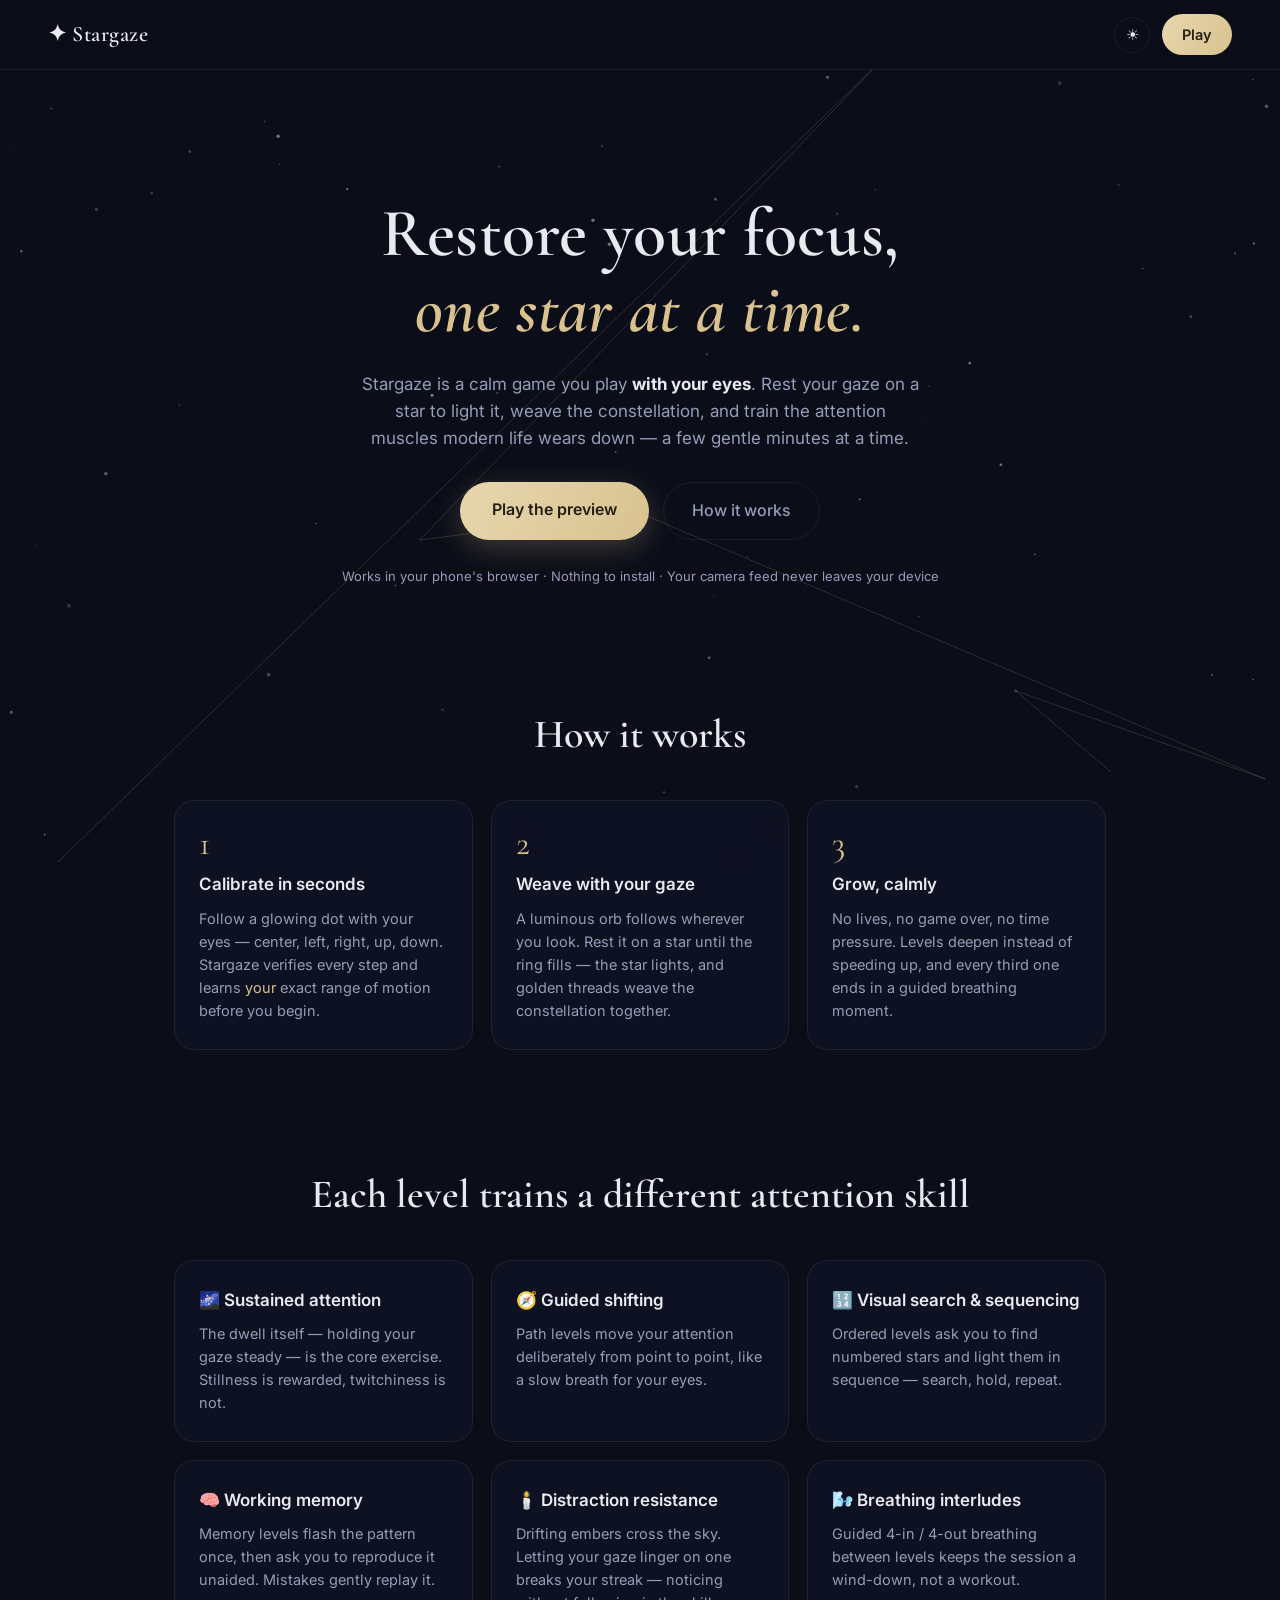
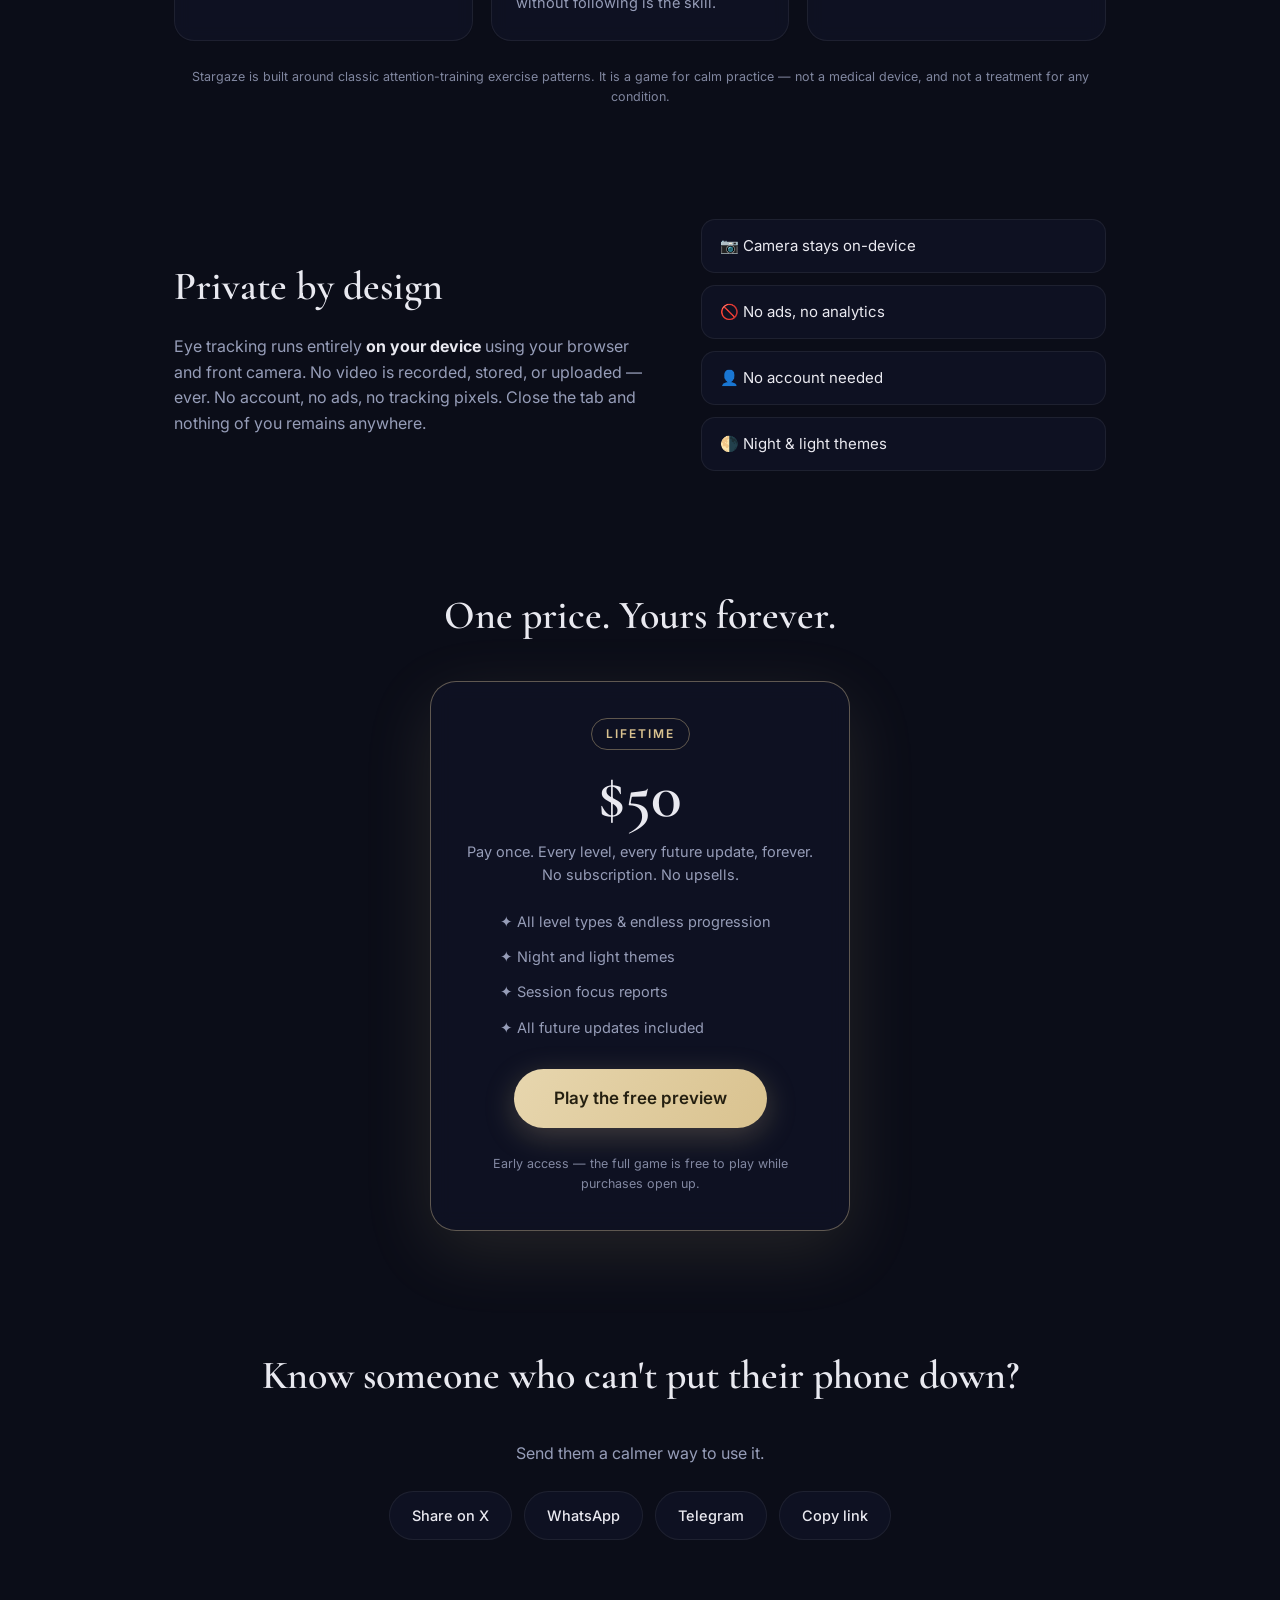
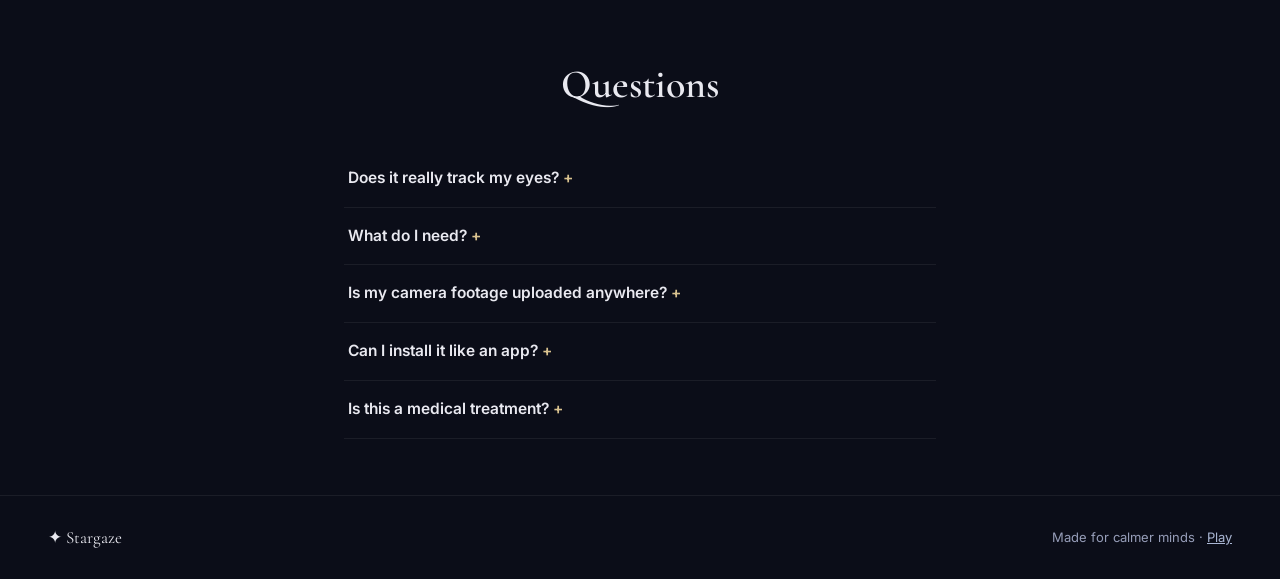
<file: index.html>
<!DOCTYPE html>
<html lang="en">
<head>
  <meta charset="UTF-8" />
  <meta name="viewport" content="width=device-width, initial-scale=1.0, viewport-fit=cover" />
  <meta name="theme-color" content="#0a0e1f" />
  <title>Stargaze — Focus training you play with your eyes</title>
  <meta name="description" content="Weave constellations with your gaze. A calm, eye-controlled game that trains sustained attention, memory, and distraction resistance. One purchase, yours forever." />

  <!-- Social sharing -->
  <meta property="og:type" content="website" />
  <meta property="og:title" content="Stargaze — Focus training you play with your eyes" />
  <meta property="og:description" content="Weave constellations with your gaze. Calm, progressive focus training — no ads, everything on-device." />
  <meta property="og:image" content="https://mhdsalehlb.github.io/game/assets/og.png" />
  <meta property="og:url" content="https://mhdsalehlb.github.io/game/" />
  <meta name="twitter:card" content="summary_large_image" />
  <meta name="twitter:title" content="Stargaze — Focus training you play with your eyes" />
  <meta name="twitter:description" content="Weave constellations with your gaze. Calm, progressive focus training." />
  <meta name="twitter:image" content="https://mhdsalehlb.github.io/game/assets/og.png" />

  <link rel="icon" href="data:image/svg+xml,<svg xmlns=%22http://www.w3.org/2000/svg%22 viewBox=%220 0 100 100%22><text y=%22.9em%22 font-size=%2290%22>✦</text></svg>" />
  <link rel="manifest" href="manifest.webmanifest" />
  <link rel="apple-touch-icon" href="assets/icons/apple-touch-icon.png" />
  <link rel="preconnect" href="https://fonts.googleapis.com" />
  <link rel="preconnect" href="https://fonts.gstatic.com" crossorigin />
  <link href="https://fonts.googleapis.com/css2?family=Cormorant+Garamond:wght@500;600;700&family=Inter:wght@400;500;600;700&display=swap" rel="stylesheet" />
  <link rel="stylesheet" href="css/landing.css" />
</head>
<body>
  <canvas id="sky" aria-hidden="true"></canvas>

  <header class="nav">
    <div class="brand">✦ Stargaze</div>
    <div class="nav-right">
      <button class="icon-btn theme-btn" aria-label="Toggle theme">☾</button>
      <a class="nav-cta" href="app.html">Play</a>
    </div>
  </header>

  <main>
    <!-- Hero -->
    <section class="hero">
      <h1>Restore your focus,<br/><em>one star at a time.</em></h1>
      <p class="sub">Stargaze is a calm game you play <strong>with your eyes</strong>. Rest your gaze
        on a star to light it, weave the constellation, and train the attention muscles
        modern life wears down — a few gentle minutes at a time.</p>
      <div class="hero-cta">
        <a id="heroBuy" class="btn-primary" href="app.html">Play the preview</a>
        <a class="btn-ghost" href="#how">How it works</a>
      </div>
      <p class="hero-note">Works in your phone's browser · Nothing to install · Your camera feed never leaves your device</p>
    </section>

    <!-- How it works -->
    <section id="how" class="section">
      <h2>How it works</h2>
      <div class="cards three">
        <div class="card">
          <div class="card-num">1</div>
          <h3>Calibrate in seconds</h3>
          <p>Follow a glowing dot with your eyes — center, left, right, up, down. Stargaze
            verifies every step and learns <em>your</em> exact range of motion before you begin.</p>
        </div>
        <div class="card">
          <div class="card-num">2</div>
          <h3>Weave with your gaze</h3>
          <p>A luminous orb follows wherever you look. Rest it on a star until the ring fills —
            the star lights, and golden threads weave the constellation together.</p>
        </div>
        <div class="card">
          <div class="card-num">3</div>
          <h3>Grow, calmly</h3>
          <p>No lives, no game over, no time pressure. Levels deepen instead of speeding up,
            and every third one ends in a guided breathing moment.</p>
        </div>
      </div>
    </section>

    <!-- Training -->
    <section class="section">
      <h2>Each level trains a different attention skill</h2>
      <div class="cards two">
        <div class="card"><h3>🌌 Sustained attention</h3><p>The dwell itself — holding your gaze steady — is the core exercise. Stillness is rewarded, twitchiness is not.</p></div>
        <div class="card"><h3>🧭 Guided shifting</h3><p>Path levels move your attention deliberately from point to point, like a slow breath for your eyes.</p></div>
        <div class="card"><h3>🔢 Visual search & sequencing</h3><p>Ordered levels ask you to find numbered stars and light them in sequence — search, hold, repeat.</p></div>
        <div class="card"><h3>🧠 Working memory</h3><p>Memory levels flash the pattern once, then ask you to reproduce it unaided. Mistakes gently replay it.</p></div>
        <div class="card"><h3>🕯️ Distraction resistance</h3><p>Drifting embers cross the sky. Letting your gaze linger on one breaks your streak — noticing without following is the skill.</p></div>
        <div class="card"><h3>🌬️ Breathing interludes</h3><p>Guided 4-in / 4-out breathing between levels keeps the session a wind-down, not a workout.</p></div>
      </div>
      <p class="fineprint">Stargaze is built around classic attention-training exercise patterns. It is a game for
        calm practice — not a medical device, and not a treatment for any condition.</p>
    </section>

    <!-- Privacy -->
    <section class="section split">
      <div>
        <h2>Private by design</h2>
        <p class="lead">Eye tracking runs entirely <strong>on your device</strong> using your browser and front camera.
          No video is recorded, stored, or uploaded — ever. No account, no ads, no tracking pixels.
          Close the tab and nothing of you remains anywhere.</p>
      </div>
      <div class="privacy-badges">
        <div class="badge">📷 Camera stays on-device</div>
        <div class="badge">🚫 No ads, no analytics</div>
        <div class="badge">👤 No account needed</div>
        <div class="badge">🌗 Night & light themes</div>
      </div>
    </section>

    <!-- Pricing -->
    <section id="pricing" class="section">
      <h2>One price. Yours forever.</h2>
      <div class="price-card">
        <div class="price-badge">Lifetime</div>
        <div class="price"><span id="priceValue">$50</span></div>
        <p class="price-sub">Pay once. Every level, every future update, forever.<br/>No subscription. No upsells.</p>
        <ul class="price-list">
          <li>✦ All level types & endless progression</li>
          <li>✦ Night and light themes</li>
          <li>✦ Session focus reports</li>
          <li>✦ All future updates included</li>
        </ul>
        <a id="buyLink" class="btn-primary big" href="app.html">Play the free preview</a>
        <p id="buyNote" class="fineprint">Early access — the full game is free to play while purchases open up.</p>
      </div>
    </section>

    <!-- Share -->
    <section class="section share-section">
      <h2>Know someone who can't put their phone down?</h2>
      <p class="lead">Send them a calmer way to use it.</p>
      <div class="share-row">
        <a class="share-btn" id="shareX" target="_blank" rel="noopener">Share on X</a>
        <a class="share-btn" id="shareWa" target="_blank" rel="noopener">WhatsApp</a>
        <a class="share-btn" id="shareTg" target="_blank" rel="noopener">Telegram</a>
        <button class="share-btn" id="shareCopy">Copy link</button>
      </div>
    </section>

    <!-- FAQ -->
    <section class="section faq">
      <h2>Questions</h2>
      <details>
        <summary>Does it really track my eyes?</summary>
        <p>Yes — it uses your front camera and MediaPipe Face Mesh (478 facial landmarks, including your irises)
          running inside your browser. You can also choose head-only control, or a touch/keyboard mode.</p>
      </details>
      <details>
        <summary>What do I need?</summary>
        <p>A phone, tablet, or laptop with a front camera and a modern browser (Safari on iPhone works great).
          Even, soft lighting on your face gives the best tracking.</p>
      </details>
      <details>
        <summary>Is my camera footage uploaded anywhere?</summary>
        <p>No. All processing happens on your device, in the browser tab. Nothing is recorded or transmitted.</p>
      </details>
      <details>
        <summary>Can I install it like an app?</summary>
        <p>Yes — Stargaze is a progressive web app. On iPhone: open it in Safari, tap Share, then
          “Add to Home Screen.” On Android/desktop Chrome: use the “Install” option in the menu.
          You get an app icon and it opens full-screen.</p>
      </details>
      <details>
        <summary>Is this a medical treatment?</summary>
        <p>No. Stargaze is a calm game built around attention-exercise patterns. It makes no medical claims
          and is not a substitute for professional care.</p>
      </details>
    </section>
  </main>

  <footer class="footer">
    <div>✦ Stargaze</div>
    <div class="footer-dim">Made for calmer minds · <a href="app.html">Play</a></div>
  </footer>

  <script src="js/config.js"></script>
  <script src="js/theme.js"></script>
  <script src="js/landing.js"></script>
  <script>
    if ('serviceWorker' in navigator) {
      window.addEventListener('load', () => navigator.serviceWorker.register('sw.js'));
    }
  </script>
</body>
</html>
</file>
<file: css/landing.css>
* { margin: 0; padding: 0; box-sizing: border-box; }

:root {
  --bg: #0b0d18;
  --bg2: #141830;
  --ink: #e9e9f0;
  --dim: #969db8;
  --accent: #d9c28f;
  --accent-soft: #e7d6ae;
  --accent2: #aab6d3;
  --panel: rgba(16, 19, 38, 0.75);
  --panel-border: rgba(233, 233, 240, 0.07);
  --btn-ink: #241f10;
}

body.light {
  --bg: #f5f4f0;
  --bg2: #e8eaf0;
  --ink: #33384e;
  --dim: #6f7590;
  --accent: #a3894c;
  --accent-soft: #b89a55;
  --accent2: #5f7396;
  --panel: rgba(253, 252, 249, 0.8);
  --panel-border: rgba(51, 56, 78, 0.09);
  --btn-ink: #fffdf6;
}

html { scroll-behavior: smooth; }

body {
  background: var(--bg);
  color: var(--ink);
  font-family: 'Inter', -apple-system, BlinkMacSystemFont, sans-serif;
  line-height: 1.6;
  transition: background 0.4s ease, color 0.4s ease;
}

#sky {
  position: fixed;
  inset: 0;
  width: 100%;
  height: 100%;
  z-index: -1;
}

a { color: var(--accent2); }

/* ---------- Nav ---------- */
.nav {
  position: sticky;
  top: 0;
  display: flex;
  justify-content: space-between;
  align-items: center;
  padding: 14px clamp(16px, 5vw, 48px);
  backdrop-filter: blur(12px);
  -webkit-backdrop-filter: blur(12px);
  background: color-mix(in srgb, var(--bg) 70%, transparent);
  border-bottom: 1px solid var(--panel-border);
  z-index: 10;
}

.brand {
  font-family: 'Cormorant Garamond', Georgia, serif;
  font-size: 22px;
  font-weight: 600;
  letter-spacing: 0.5px;
}

.nav-right { display: flex; align-items: center; gap: 12px; }

.icon-btn {
  background: transparent;
  border: 1px solid var(--panel-border);
  color: var(--ink);
  border-radius: 999px;
  width: 36px;
  height: 36px;
  font-size: 15px;
  cursor: pointer;
}

.nav-cta {
  background: linear-gradient(120deg, var(--accent-soft), var(--accent));
  color: var(--btn-ink);
  text-decoration: none;
  font-weight: 600;
  font-size: 14.5px;
  padding: 9px 20px;
  border-radius: 999px;
}

/* ---------- Hero ---------- */
.hero {
  max-width: 780px;
  margin: 0 auto;
  padding: clamp(70px, 14vh, 130px) 24px 60px;
  text-align: center;
}

.hero h1 {
  font-family: 'Cormorant Garamond', Georgia, serif;
  font-size: clamp(40px, 8vw, 68px);
  font-weight: 600;
  line-height: 1.12;
  letter-spacing: 0.3px;
}

.hero h1 em {
  font-style: italic;
  color: var(--accent);
}

.sub {
  margin: 22px auto 30px;
  max-width: 560px;
  color: var(--dim);
  font-size: 17px;
}

.sub strong { color: var(--ink); }

.hero-cta {
  display: flex;
  gap: 14px;
  justify-content: center;
  flex-wrap: wrap;
}

.btn-primary {
  display: inline-block;
  background: linear-gradient(120deg, var(--accent-soft), var(--accent));
  color: var(--btn-ink);
  text-decoration: none;
  font-weight: 600;
  font-size: 16px;
  padding: 15px 32px;
  border-radius: 999px;
  transition: transform 0.12s ease, box-shadow 0.2s ease;
  box-shadow: 0 8px 30px color-mix(in srgb, var(--accent) 25%, transparent);
}

.btn-primary:active { transform: scale(0.97); }

.btn-primary.big { font-size: 17px; padding: 16px 40px; }

.btn-ghost {
  display: inline-block;
  border: 1px solid var(--panel-border);
  color: var(--dim);
  text-decoration: none;
  font-weight: 500;
  font-size: 16px;
  padding: 15px 28px;
  border-radius: 999px;
}

.hero-note { margin-top: 26px; font-size: 13px; color: var(--dim); }

/* ---------- Sections ---------- */
.section {
  max-width: 980px;
  margin: 0 auto;
  padding: 56px 24px;
}

.section h2 {
  font-family: 'Cormorant Garamond', Georgia, serif;
  font-size: clamp(28px, 5vw, 40px);
  font-weight: 600;
  text-align: center;
  margin-bottom: 34px;
}

.cards { display: grid; gap: 18px; }
.cards.three { grid-template-columns: repeat(auto-fit, minmax(240px, 1fr)); }
.cards.two { grid-template-columns: repeat(auto-fit, minmax(280px, 1fr)); }

.card {
  background: var(--panel);
  border: 1px solid var(--panel-border);
  border-radius: 20px;
  padding: 26px 24px;
  backdrop-filter: blur(8px);
  -webkit-backdrop-filter: blur(8px);
}

.card h3 { font-size: 17px; font-weight: 600; margin-bottom: 8px; }
.card p { color: var(--dim); font-size: 14.5px; }
.card em { color: var(--accent); font-style: normal; }

.card-num {
  font-family: 'Cormorant Garamond', Georgia, serif;
  font-size: 34px;
  color: var(--accent);
  line-height: 1;
  margin-bottom: 10px;
}

.fineprint {
  margin-top: 26px;
  text-align: center;
  font-size: 12.5px;
  color: var(--dim);
  opacity: 0.85;
}

/* split section */
.split {
  display: grid;
  grid-template-columns: 1.2fr 1fr;
  gap: 40px;
  align-items: center;
}

.split h2 { text-align: left; margin-bottom: 16px; }

.lead { color: var(--dim); font-size: 16px; }
.lead strong { color: var(--ink); }

.privacy-badges { display: grid; gap: 12px; }

.badge {
  background: var(--panel);
  border: 1px solid var(--panel-border);
  border-radius: 14px;
  padding: 14px 18px;
  font-size: 15px;
}

@media (max-width: 720px) {
  .split { grid-template-columns: 1fr; }
  .split h2 { text-align: center; }
  .split .lead { text-align: center; }
}

/* ---------- Pricing ---------- */
.price-card {
  max-width: 420px;
  margin: 0 auto;
  background: var(--panel);
  border: 1px solid color-mix(in srgb, var(--accent) 35%, var(--panel-border));
  border-radius: 26px;
  padding: 36px 30px;
  text-align: center;
  backdrop-filter: blur(10px);
  -webkit-backdrop-filter: blur(10px);
  box-shadow: 0 20px 70px color-mix(in srgb, var(--accent) 12%, transparent);
}

.price-badge {
  display: inline-block;
  font-size: 12px;
  font-weight: 600;
  letter-spacing: 2px;
  text-transform: uppercase;
  color: var(--accent);
  border: 1px solid color-mix(in srgb, var(--accent) 40%, transparent);
  border-radius: 999px;
  padding: 5px 14px;
  margin-bottom: 14px;
}

.price {
  font-family: 'Cormorant Garamond', Georgia, serif;
  font-size: 64px;
  font-weight: 600;
  color: var(--ink);
  line-height: 1;
}

.price-sub { color: var(--dim); font-size: 14.5px; margin: 12px 0 18px; }

.price-list {
  list-style: none;
  text-align: left;
  margin: 0 auto 24px;
  max-width: 280px;
  color: var(--dim);
  font-size: 14.5px;
}

.price-list li { padding: 6px 0; }

/* ---------- Share ---------- */
.share-section { text-align: center; }
.share-section .lead { margin-bottom: 24px; }

.share-row {
  display: flex;
  gap: 12px;
  justify-content: center;
  flex-wrap: wrap;
}

.share-btn {
  background: var(--panel);
  border: 1px solid var(--panel-border);
  color: var(--ink);
  text-decoration: none;
  font-family: 'Inter', sans-serif;
  font-size: 14.5px;
  font-weight: 500;
  padding: 12px 22px;
  border-radius: 999px;
  cursor: pointer;
}

/* ---------- FAQ ---------- */
.faq { max-width: 640px; }

.faq details {
  border-bottom: 1px solid var(--panel-border);
  padding: 16px 4px;
}

.faq summary {
  cursor: pointer;
  font-weight: 600;
  font-size: 15.5px;
  list-style: none;
}

.faq summary::-webkit-details-marker { display: none; }
.faq summary::after { content: ' +'; color: var(--accent); }
.faq details[open] summary::after { content: ' −'; }

.faq p { color: var(--dim); font-size: 14.5px; margin-top: 10px; }

/* ---------- Footer ---------- */
.footer {
  display: flex;
  justify-content: space-between;
  align-items: center;
  flex-wrap: wrap;
  gap: 10px;
  padding: 28px clamp(16px, 5vw, 48px) calc(28px + env(safe-area-inset-bottom));
  border-top: 1px solid var(--panel-border);
  font-family: 'Cormorant Garamond', Georgia, serif;
  font-size: 17px;
}

.footer-dim { color: var(--dim); font-family: 'Inter', sans-serif; font-size: 13px; }
</file>
